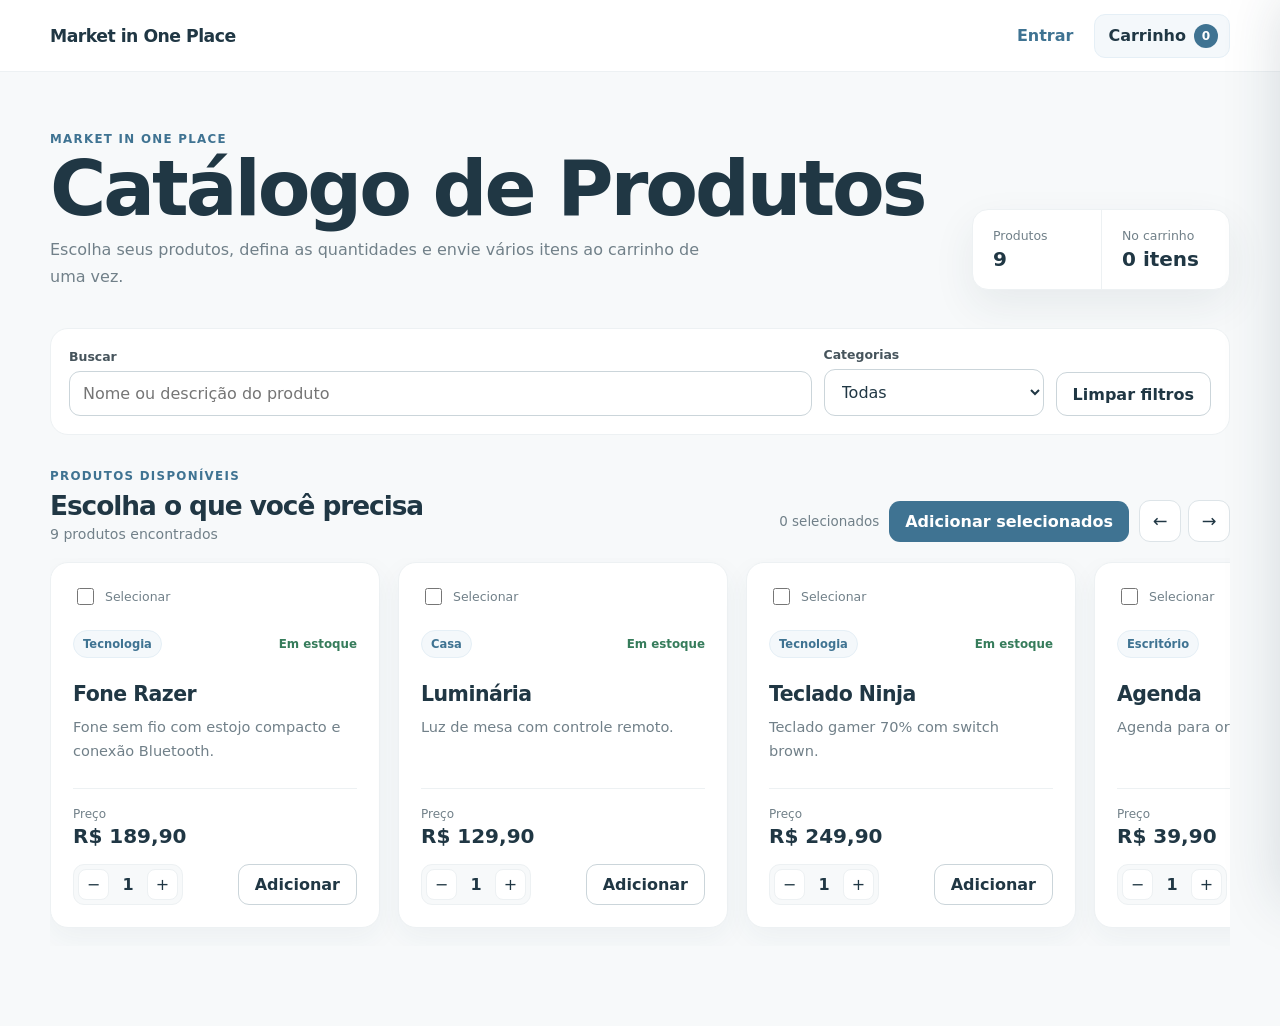
<file: index.html>
<!DOCTYPE html>
<html lang="pt-BR">
<head>
  <meta charset="UTF-8">
  <meta name="viewport" content="width=device-width, initial-scale=1.0">
  <title>Marketplace</title>
  <link rel="stylesheet" href="css/style.css">
</head>
<body>
  <header class="topbar">
    <a class="brand" href="index.html">Market in One Place</a>

    <nav class="nav-actions" aria-label="Navegação principal">
      <span id="userGreeting" class="user-greeting"></span>
      <a id="loginLink" class="link-button" href="login.html">Entrar</a>
      <button id="logoutButton" class="link-button hidden" type="button">Sair</button>
      <button id="cartButton" class="cart-button" type="button">
        Carrinho <span id="cartCount" class="cart-count">0</span>
      </button>
    </nav>
  </header>

  <main class="container catalog-page">
    <section class="catalog-intro">
      <div>
        <span class="eyebrow">Market in One Place</span>
        <h1>Catálogo de Produtos</h1>
        <p>Escolha seus produtos, defina as quantidades e envie vários itens ao carrinho de uma vez.</p>
      </div>

      <div class="catalog-summary" aria-label="Informações do catálogo">
        <div>
          <span>Produtos</span>
          <strong id="catalogProductCount">0</strong>
        </div>
        <div>
          <span>No carrinho</span>
          <strong id="heroCartCount">0 itens</strong>
        </div>
      </div>
    </section>

    <section class="catalog-toolbar" aria-label="Filtros do catálogo">
      <label class="search-field">
        <span>Buscar</span>
        <input id="searchInput" type="search" placeholder="Nome ou descrição do produto" autocomplete="off">
      </label>

      <label class="filter-field">
        <span>Categorias</span>
        <select id="categoryFilter">
          <option value="todos">Todas</option>
          <option value="tecnologia">Tecnologia</option>
          <option value="casa">Casa</option>
          <option value="escritorio">Escritório</option>
        </select>
      </label>

      <button id="clearFiltersButton" class="secondary-button toolbar-button" type="button">Limpar filtros</button>
    </section>

    <section class="catalog-section">
      <div class="section-heading catalog-heading">
        <div>
          <span class="eyebrow">Produtos disponíveis</span>
          <h2>Escolha o que você precisa</h2>
          <p id="productCountText" class="section-note"></p>
        </div>

        <div class="catalog-actions">
          <span id="selectedCount" class="selected-count">0 selecionados</span>
          <button id="addSelectedButton" class="primary-button" type="button">Adicionar selecionados</button>
          <div class="carousel-controls" aria-label="Controles do carrossel">
            <button id="carouselPrev" class="carousel-button" type="button" aria-label="Produtos anteriores">←</button>
            <button id="carouselNext" class="carousel-button" type="button" aria-label="Próximos produtos">→</button>
          </div>
        </div>
      </div>

      <div id="productsCarousel" class="products-carousel" tabindex="0" aria-label="Carrossel de produtos">
        <div id="productsGrid" class="products-track"></div>
      </div>
    </section>
  </main>

  <aside id="cartDrawer" class="cart-drawer" aria-hidden="true">
    <div class="cart-header">
      <div>
        <span class="eyebrow">Sua seleção</span>
        <h2>Carrinho</h2>
      </div>
      <button id="closeCartButton" class="icon-button" type="button" aria-label="Fechar carrinho">×</button>
    </div>

    <div id="cartItems" class="cart-items"></div>

    <div class="cart-footer">
      <div class="cart-total-row">
        <span>Total</span>
        <strong id="cartTotal">R$ 0,00</strong>
      </div>
      <button id="checkoutButton" class="primary-button full-width" type="button">Finalizar pedido</button>
      <button id="clearCartButton" class="secondary-button full-width" type="button">Limpar carrinho</button>
    </div>
  </aside>

  <div id="overlay" class="overlay"></div>
  <div id="toast" class="toast" role="status" aria-live="polite"></div>

</body>
<script src="js/cadastro.js"></script>
<script src="js/products.js"></script>
</html>
</file>
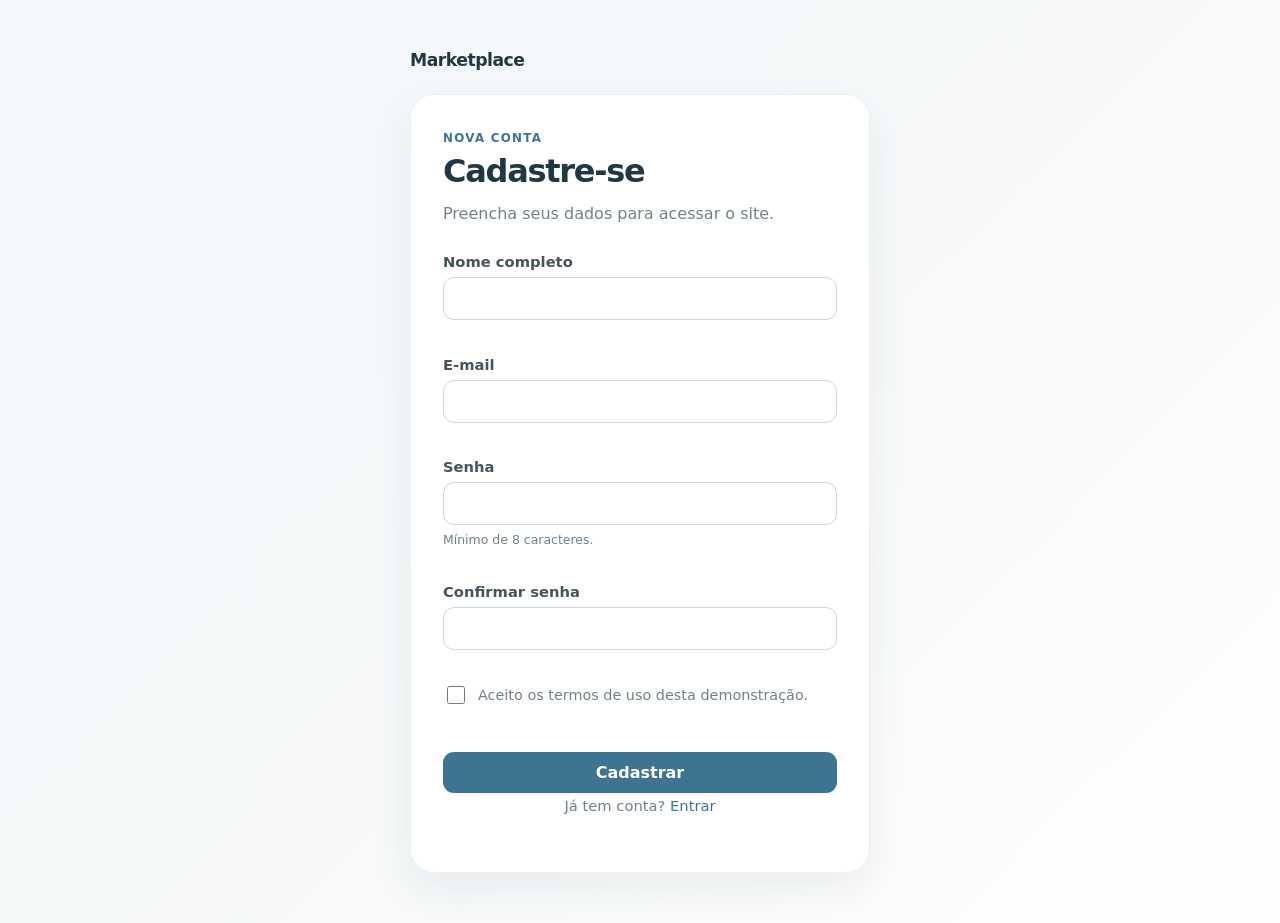
<file: cadastro.html>
<!DOCTYPE html>
<html lang="pt-BR">
<head>
  <meta charset="UTF-8">
  <meta name="viewport" content="width=device-width, initial-scale=1.0">
  <title>Cadastro</title>
  <link rel="stylesheet" href="css/style.css">
</head>
<body class="auth-page">
  <main class="auth-shell">
    <a class="brand auth-brand" href="index.html">Marketplace</a>

    <section class="auth-card">
      <span class="eyebrow">Nova conta</span>
      <h1>Cadastre-se</h1>
      <p>Preencha seus dados para acessar o site.</p>

      <form id="registerForm" class="auth-form" novalidate>
        <label>
          Nome completo
          <input id="registerName" type="text" autocomplete="name" minlength="3" required>
          <small class="field-error" data-error-for="registerName"></small>
        </label>

        <label>
          E-mail
          <input id="registerEmail" type="email" autocomplete="email" required>
          <small class="field-error" data-error-for="registerEmail"></small>
        </label>

        <label>
          Senha
          <input id="registerPassword" type="password" autocomplete="new-password" minlength="8" required>
          <small class="field-hint">Mínimo de 8 caracteres.</small>
          <small class="field-error" data-error-for="registerPassword"></small>
        </label>

        <label>
          Confirmar senha
          <input id="registerPasswordConfirm" type="password" autocomplete="new-password" minlength="6" required>
          <small class="field-error" data-error-for="registerPasswordConfirm"></small>
        </label>

        <label class="checkbox-row">
          <input id="terms" type="checkbox" required>
          <span>Aceito os termos de uso desta demonstração.</span>
        </label>
        <small class="field-error" data-error-for="terms"></small>

        <button class="primary-button full-width" type="submit">Cadastrar</button>
      </form>

      <p class="auth-switch">Já tem conta? <a href="login.html">Entrar</a></p>
      <p id="formMessage" class="form-message"></p>
    </section>
  </main>

  <script src="js/cadastro.js"></script>
</body>
</html>
</file>
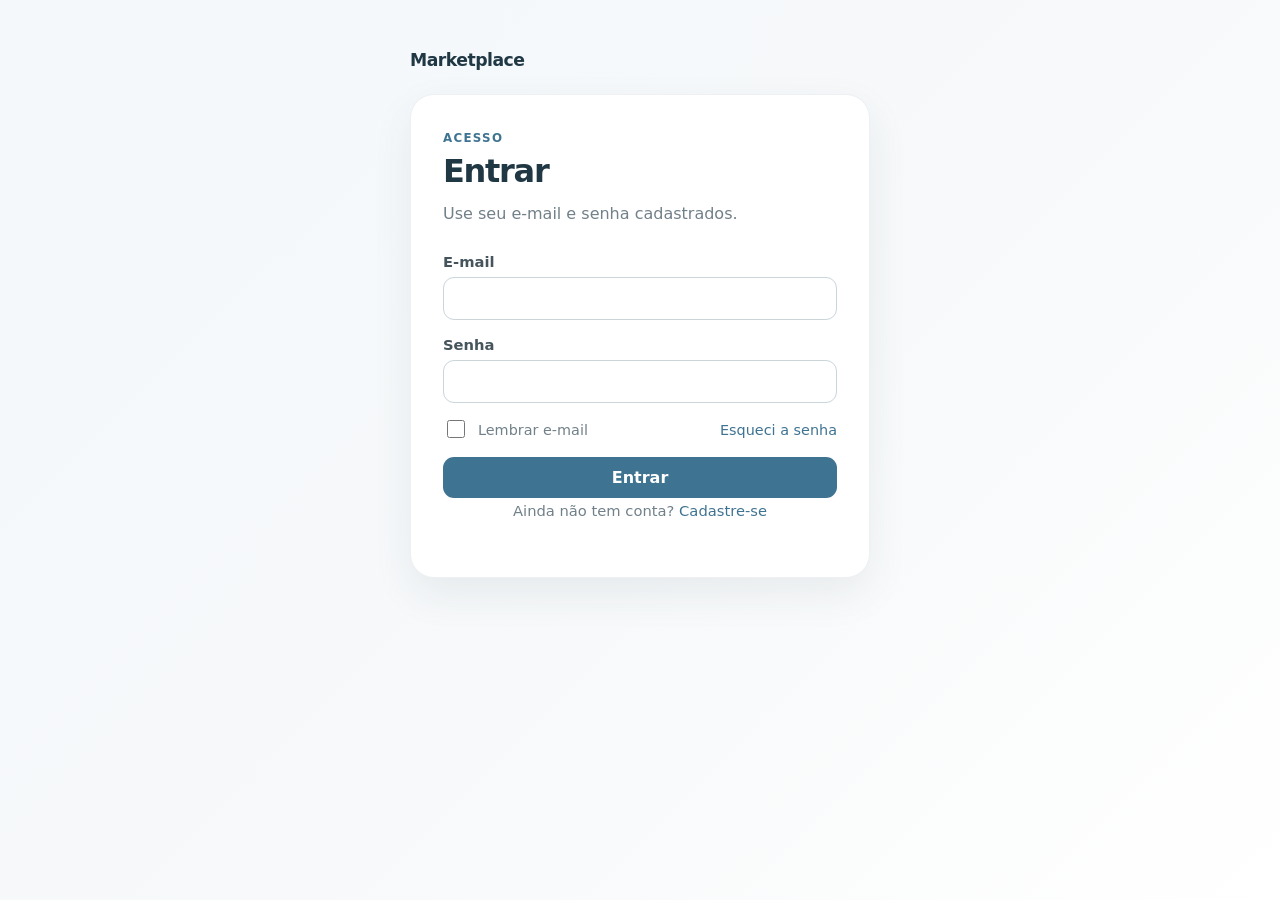
<file: login.html>
<!DOCTYPE html>
<html lang="pt-BR">
<head>
  <meta charset="UTF-8">
  <meta name="viewport" content="width=device-width, initial-scale=1.0">
  <title>Login</title>
  <link rel="stylesheet" href="css/style.css">
</head>
<body class="auth-page">
  <main class="auth-shell">
    <a class="brand auth-brand" href="index.html">Marketplace</a>

    <section class="auth-card">
      <span class="eyebrow">Acesso</span>
      <h1>Entrar</h1>
      <p>Use seu e-mail e senha cadastrados.</p>

      <form id="loginForm" class="auth-form" novalidate>
        <label>
          E-mail
          <input id="loginEmail" type="email" autocomplete="email" required>
        </label>

        <label>
          Senha
          <input id="loginPassword" type="password" autocomplete="current-password" required>
        </label>

        <div class="form-row-between">
          <label class="checkbox-row compact">
            <input id="rememberMe" type="checkbox">
            <span>Lembrar e-mail</span>
          </label>
          <a href="recuperar.html">Esqueci a senha</a>
        </div>

        <button class="primary-button full-width" type="submit">Entrar</button>
      </form>

      <p class="auth-switch">Ainda não tem conta? <a href="cadastro.html">Cadastre-se</a></p>
      <p id="formMessage" class="form-message"></p>
    </section>
  </main>

</body>
<script src="js/cadastro.js"></script>
</html>
</file>
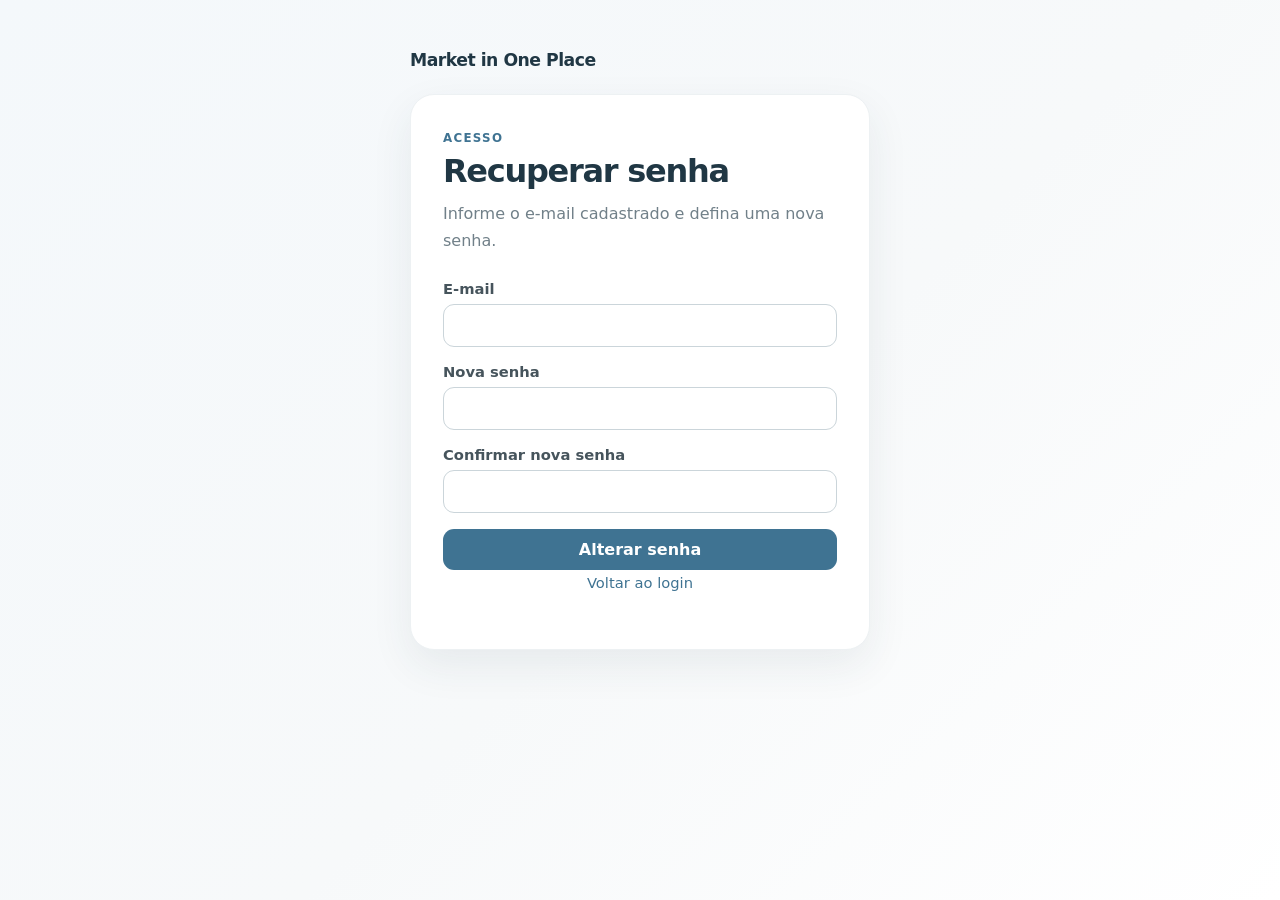
<file: recuperar.html>
<!DOCTYPE html>
<html lang="pt-BR">
<head>
  <meta charset="UTF-8">
  <meta name="viewport" content="width=device-width, initial-scale=1.0">
  <title>Recuperar senha</title>
  <link rel="stylesheet" href="css/style.css">
</head>
<body class="auth-page">
  <main class="auth-shell">
    <a class="brand auth-brand" href="index.html">Market in One Place</a>

    <section class="auth-card">
      <span class="eyebrow">Acesso</span>
      <h1>Recuperar senha</h1>
      <p>Informe o e-mail cadastrado e defina uma nova senha.</p>

      <form id="recoverForm" class="auth-form" novalidate>
        <label>
          E-mail
          <input id="recoverEmail" type="email" autocomplete="email" required>
        </label>

        <label>
          Nova senha
          <input id="recoverPassword" type="password" autocomplete="new-password" minlength="6" required>
        </label>

        <label>
          Confirmar nova senha
          <input id="recoverPasswordConfirm" type="password" autocomplete="new-password" minlength="6" required>
        </label>

        <button class="primary-button full-width" type="submit">Alterar senha</button>
      </form>

      <p class="auth-switch"><a href="login.html">Voltar ao login</a></p>
      <p id="formMessage" class="form-message"></p>
    </section>
  </main>

</body>
<script src="js/cadastro.js"></script>
</html>
</file>
<file: css/style.css>
:root {
  --blue-50: #f4f8fb;
  --blue-100: #e5eff6;
  --blue-200: #d3e5f1;
  --blue-500: #6b9fbe;
  --blue-700: #3f7392;
  --navy: #203744;
  --gray-50: #f7f9fa;
  --gray-100: #edf1f3;
  --gray-200: #dde4e8;
  --gray-300: #cbd5da;
  --gray-500: #718089;
  --gray-700: #46545c;
  --white: #ffffff;
  --danger: #ad4d4d;
  --success: #367c5b;
  --shadow: 0 16px 42px rgba(34, 64, 81, 0.08);
  --radius: 18px;
}

* {
  box-sizing: border-box;
}

html {
  scroll-behavior: smooth;
}

body {
  margin: 0;
  font-family: Inter, ui-sans-serif, system-ui, -apple-system, BlinkMacSystemFont, "Segoe UI", sans-serif;
  background: var(--gray-50);
  color: var(--navy);
}

button,
input,
select {
  font: inherit;
}

button,
a {
  -webkit-tap-highlight-color: transparent;
}

a {
  color: var(--blue-700);
  text-decoration: none;
}

a:hover {
  text-decoration: underline;
}

button {
  border: 0;
  cursor: pointer;
}

.hidden {
  display: none !important;
}

.topbar {
  position: sticky;
  top: 0;
  z-index: 20;
  display: flex;
  align-items: center;
  justify-content: space-between;
  gap: 20px;
  min-height: 72px;
  padding: 0 max(24px, calc((100vw - 1180px) / 2));
  background: rgba(255, 255, 255, 0.95);
  border-bottom: 1px solid var(--gray-100);
  backdrop-filter: blur(12px);
}

.brand {
  color: var(--navy);
  font-size: 1.08rem;
  font-weight: 800;
  letter-spacing: -0.03em;
}

.brand:hover {
  text-decoration: none;
}

.nav-actions {
  display: flex;
  align-items: center;
  gap: 10px;
}

.user-greeting {
  color: var(--gray-500);
  font-size: 0.9rem;
}

.container {
  width: min(1180px, calc(100% - 40px));
  margin: 0 auto;
  padding: 46px 0 80px;
}

.catalog-page {
  display: grid;
  gap: 30px;
}

.catalog-intro {
  display: grid;
  grid-template-columns: minmax(0, 1fr) auto;
  gap: 34px;
  align-items: end;
  padding: 10px 0 8px;
}

.catalog-intro h1,
.auth-card h1,
.section-heading h2,
.cart-header h2 {
  margin: 6px 0 10px;
  letter-spacing: -0.04em;
}

.catalog-intro h1 {
  font-size: clamp(2.7rem, 6vw, 5.2rem);
  line-height: 0.95;
}

.catalog-intro p,
.auth-card > p {
  max-width: 650px;
  margin: 0;
  color: var(--gray-500);
  line-height: 1.7;
}

.eyebrow {
  color: var(--blue-700);
  font-size: 0.74rem;
  font-weight: 800;
  letter-spacing: 0.11em;
  text-transform: uppercase;
}

.catalog-summary {
  display: flex;
  overflow: hidden;
  background: var(--white);
  border: 1px solid var(--gray-100);
  border-radius: 16px;
  box-shadow: var(--shadow);
}

.catalog-summary > div {
  min-width: 128px;
  padding: 18px 20px;
}

.catalog-summary > div + div {
  border-left: 1px solid var(--gray-100);
}

.catalog-summary span,
.catalog-summary strong {
  display: block;
}

.catalog-summary span {
  margin-bottom: 4px;
  color: var(--gray-500);
  font-size: 0.78rem;
}

.catalog-summary strong {
  font-size: 1.25rem;
}

.catalog-toolbar {
  display: grid;
  grid-template-columns: minmax(0, 1fr) 220px auto;
  gap: 12px;
  align-items: end;
  padding: 18px;
  background: var(--white);
  border: 1px solid var(--gray-100);
  border-radius: var(--radius);
}

.search-field,
.filter-field {
  display: grid;
  gap: 7px;
}

.search-field > span,
.filter-field > span {
  color: var(--gray-700);
  font-size: 0.78rem;
  font-weight: 700;
}

input,
select {
  width: 100%;
  padding: 12px 13px;
  color: var(--navy);
  background: var(--white);
  border: 1px solid var(--gray-300);
  border-radius: 11px;
  outline: none;
  transition: border-color 0.2s, box-shadow 0.2s;
}

input:focus,
select:focus {
  border-color: var(--blue-500);
  box-shadow: 0 0 0 4px rgba(107, 159, 190, 0.12);
}

.toolbar-button {
  min-height: 44px;
}

.catalog-section {
  min-width: 0;
}

.section-heading {
  display: flex;
  align-items: end;
  justify-content: space-between;
  gap: 22px;
  margin-bottom: 16px;
}

.section-heading h2 {
  margin-bottom: 5px;
  font-size: 1.65rem;
}

.section-note {
  margin: 0;
  color: var(--gray-500);
  font-size: 0.88rem;
}

.catalog-actions {
  display: flex;
  align-items: center;
  gap: 10px;
  flex-wrap: wrap;
  justify-content: flex-end;
}

.selected-count {
  color: var(--gray-500);
  font-size: 0.84rem;
  white-space: nowrap;
}

.carousel-controls {
  display: flex;
  gap: 7px;
}

.carousel-button {
  width: 42px;
  height: 42px;
  color: var(--navy);
  background: var(--white);
  border: 1px solid var(--gray-200);
  border-radius: 11px;
  font-size: 1.1rem;
  transition: background 0.2s, border-color 0.2s, transform 0.15s;
}

.carousel-button:hover {
  background: var(--blue-50);
  border-color: var(--blue-200);
}

.products-carousel {
  overflow-x: auto;
  padding: 4px 2px 18px;
  scroll-behavior: smooth;
  scroll-snap-type: x mandatory;
  scrollbar-width: thin;
  scrollbar-color: var(--gray-300) transparent;
}

.products-carousel::-webkit-scrollbar {
  height: 7px;
}

.products-carousel::-webkit-scrollbar-thumb {
  background: var(--gray-300);
  border-radius: 999px;
}

.products-track {
  display: flex;
  gap: 18px;
  min-width: max-content;
}

.product-card {
  position: relative;
  display: flex;
  flex: 0 0 330px;
  flex-direction: column;
  min-height: 360px;
  padding: 22px;
  background: var(--white);
  border: 1px solid var(--gray-100);
  border-radius: var(--radius);
  box-shadow: 0 10px 28px rgba(36, 75, 99, 0.05);
  scroll-snap-align: start;
  transition: border-color 0.2s, box-shadow 0.2s, transform 0.2s;
}

.product-card:hover {
  border-color: var(--blue-200);
  box-shadow: 0 16px 34px rgba(36, 75, 99, 0.09);
  transform: translateY(-2px);
}

.product-card.selected {
  border-color: var(--blue-500);
  box-shadow: 0 0 0 3px rgba(107, 159, 190, 0.11);
}

.product-check {
  display: inline-flex;
  align-items: center;
  gap: 8px;
  margin-bottom: 22px;
  color: var(--gray-500);
  font-size: 0.78rem;
  cursor: pointer;
}

.product-check input {
  width: 17px;
  height: 17px;
  padding: 0;
  accent-color: var(--blue-700);
}

.product-card-top {
  display: flex;
  align-items: center;
  justify-content: space-between;
  gap: 12px;
  margin-bottom: 24px;
}

.category-pill {
  display: inline-flex;
  align-items: center;
  width: fit-content;
  padding: 6px 9px;
  color: var(--blue-700);
  background: var(--blue-50);
  border: 1px solid var(--blue-100);
  border-radius: 999px;
  font-size: 0.72rem;
  font-weight: 700;
}

.stock-label {
  color: var(--success);
  font-size: 0.74rem;
  font-weight: 700;
}

.product-content {
  flex: 1;
}

.product-content h3 {
  margin: 0 0 9px;
  font-size: 1.28rem;
  letter-spacing: -0.025em;
}

.product-content p {
  margin: 0;
  color: var(--gray-500);
  font-size: 0.91rem;
  line-height: 1.6;
}

.product-price-block {
  display: grid;
  gap: 3px;
  margin: 26px 0 16px;
  padding-top: 18px;
  border-top: 1px solid var(--gray-100);
}

.product-price-block > span {
  color: var(--gray-500);
  font-size: 0.75rem;
}

.price {
  font-size: 1.25rem;
  font-weight: 800;
}

.product-card-bottom {
  display: flex;
  align-items: center;
  justify-content: space-between;
  gap: 10px;
}

.quantity-control {
  display: inline-flex;
  align-items: center;
  gap: 7px;
  padding: 4px;
  background: var(--gray-50);
  border: 1px solid var(--gray-100);
  border-radius: 11px;
}

.quantity-control button {
  width: 31px;
  height: 31px;
  color: var(--navy);
  background: var(--white);
  border: 1px solid var(--gray-100);
  border-radius: 8px;
}

.quantity-control span {
  min-width: 24px;
  text-align: center;
  font-weight: 700;
}

.add-one-button {
  padding-inline: 14px;
}

.catalog-empty {
  display: grid;
  gap: 6px;
  width: min(520px, calc(100vw - 44px));
  padding: 42px 24px;
  color: var(--gray-500);
  background: var(--white);
  border: 1px dashed var(--gray-300);
  border-radius: var(--radius);
  text-align: center;
}

.catalog-empty strong {
  color: var(--navy);
}

.primary-button,
.secondary-button,
.link-button,
.cart-button,
.icon-button {
  border-radius: 11px;
  transition: transform 0.15s, background 0.2s, border-color 0.2s;
}

.primary-button {
  padding: 11px 16px;
  color: var(--white);
  background: var(--blue-700);
  font-weight: 700;
}

.primary-button:hover {
  background: #35657f;
}

.secondary-button {
  padding: 10px 16px;
  color: var(--navy);
  background: var(--white);
  border: 1px solid var(--gray-300);
  font-weight: 700;
}

.secondary-button:hover {
  background: var(--gray-50);
}

.link-button {
  padding: 9px 11px;
  color: var(--blue-700);
  background: transparent;
  font-weight: 700;
}

.cart-button {
  display: inline-flex;
  align-items: center;
  gap: 8px;
  padding: 9px 11px 9px 13px;
  color: var(--navy);
  background: var(--blue-50);
  border: 1px solid var(--blue-100);
  font-weight: 800;
}

.cart-count {
  display: grid;
  place-items: center;
  min-width: 24px;
  height: 24px;
  padding: 0 6px;
  color: var(--white);
  background: var(--blue-700);
  border-radius: 999px;
  font-size: 0.76rem;
}

.icon-button {
  width: 40px;
  height: 40px;
  color: var(--navy);
  background: var(--gray-100);
  font-size: 1.45rem;
}

button:active {
  transform: translateY(1px);
}

.full-width {
  width: 100%;
}

.cart-drawer {
  position: fixed;
  top: 0;
  right: 0;
  z-index: 50;
  display: flex;
  flex-direction: column;
  width: min(440px, 100%);
  height: 100vh;
  padding: 24px;
  background: var(--white);
  box-shadow: -20px 0 55px rgba(28, 53, 71, 0.17);
  transform: translateX(105%);
  transition: transform 0.28s ease;
}

.cart-drawer.open {
  transform: translateX(0);
}

.cart-header {
  display: flex;
  justify-content: space-between;
  gap: 16px;
  padding-bottom: 18px;
  border-bottom: 1px solid var(--gray-100);
}

.cart-header h2 {
  font-size: 1.7rem;
}

.cart-items {
  flex: 1;
  overflow-y: auto;
  padding: 18px 0;
}

.cart-empty {
  padding: 34px 12px;
  color: var(--gray-500);
  text-align: center;
}

.cart-item {
  display: grid;
  grid-template-columns: minmax(0, 1fr) auto;
  gap: 16px;
  align-items: end;
  padding: 17px 0;
  border-bottom: 1px solid var(--gray-100);
}

.cart-item-main {
  min-width: 0;
}

.cart-item h4 {
  margin: 8px 0 4px;
}

.cart-item small {
  color: var(--gray-500);
}

.cart-item-controls {
  display: flex;
  align-items: center;
  gap: 7px;
  margin-top: 10px;
}

.cart-item-controls button {
  width: 27px;
  height: 27px;
  color: var(--navy);
  background: var(--gray-100);
  border-radius: 8px;
}

.cart-item-side {
  display: grid;
  gap: 8px;
  justify-items: end;
  text-align: right;
}

.remove-button {
  padding: 0;
  color: var(--danger);
  background: transparent;
}

.cart-footer {
  display: grid;
  gap: 10px;
  padding-top: 18px;
  border-top: 1px solid var(--gray-100);
}

.cart-total-row {
  display: flex;
  justify-content: space-between;
  padding-bottom: 8px;
  font-size: 1.1rem;
}

.overlay {
  position: fixed;
  inset: 0;
  z-index: 40;
  visibility: hidden;
  background: rgba(24, 43, 56, 0.35);
  opacity: 0;
  transition: opacity 0.25s, visibility 0.25s;
}

.overlay.open {
  visibility: visible;
  opacity: 1;
}

.toast {
  position: fixed;
  right: 24px;
  bottom: 24px;
  z-index: 80;
  max-width: 360px;
  padding: 13px 16px;
  color: var(--white);
  background: var(--navy);
  border-radius: 11px;
  box-shadow: var(--shadow);
  opacity: 0;
  pointer-events: none;
  transform: translateY(12px);
  transition: opacity 0.22s, transform 0.22s;
}

.toast.show {
  opacity: 1;
  transform: translateY(0);
}

.auth-page {
  min-height: 100vh;
  background: linear-gradient(135deg, var(--blue-50), var(--gray-50) 55%, var(--white));
}

.auth-shell {
  width: min(460px, calc(100% - 32px));
  margin: 0 auto;
  padding: 50px 0;
}

.auth-brand {
  display: inline-block;
  margin-bottom: 24px;
}

.auth-card {
  padding: 32px;
  background: var(--white);
  border: 1px solid var(--gray-100);
  border-radius: 24px;
  box-shadow: var(--shadow);
}

.auth-card h1 {
  font-size: 2rem;
}

.auth-form {
  display: grid;
  gap: 16px;
  margin-top: 26px;
}

.auth-form label:not(.checkbox-row) {
  display: grid;
  gap: 7px;
  color: var(--gray-700);
  font-size: 0.92rem;
  font-weight: 700;
}

.checkbox-row {
  display: flex;
  align-items: flex-start;
  gap: 10px;
  color: var(--gray-500);
  font-size: 0.9rem;
  line-height: 1.45;
}

.checkbox-row.compact {
  align-items: center;
}

.checkbox-row input {
  width: 18px;
  height: 18px;
  margin-top: 1px;
  accent-color: var(--blue-700);
}

.field-hint,
.field-error {
  font-size: 0.78rem;
  font-weight: 500;
}

.field-hint {
  color: var(--gray-500);
}

.field-error {
  min-height: 1em;
  color: var(--danger);
}

.form-row-between {
  display: flex;
  align-items: center;
  justify-content: space-between;
  gap: 12px;
  font-size: 0.9rem;
}

.auth-switch,
.form-message {
  text-align: center;
}

.auth-switch {
  margin-top: 20px;
  font-size: 0.92rem;
}

.form-message {
  min-height: 22px;
  margin: 12px 0 0;
  font-size: 0.9rem;
  font-weight: 700;
}

.form-message.error {
  color: var(--danger);
}

.form-message.success {
  color: var(--success);
}

@media (max-width: 900px) {
  .catalog-intro {
    grid-template-columns: 1fr;
    align-items: start;
  }

  .catalog-summary {
    width: fit-content;
  }

  .catalog-toolbar {
    grid-template-columns: 1fr 200px;
  }

  .toolbar-button {
    grid-column: 1 / -1;
  }

  .section-heading {
    align-items: flex-start;
    flex-direction: column;
  }

  .catalog-actions {
    width: 100%;
    justify-content: flex-start;
  }
}

@media (max-width: 620px) {
  .topbar {
    align-items: flex-start;
    min-height: 0;
    padding: 14px 18px;
  }

  .nav-actions {
    justify-content: flex-end;
    flex-wrap: wrap;
  }

  .user-greeting {
    width: 100%;
    text-align: right;
  }

  .container {
    width: min(100% - 28px, 1180px);
    padding-top: 30px;
  }

  .catalog-intro h1 {
    font-size: 3.1rem;
  }

  .catalog-summary {
    width: 100%;
  }

  .catalog-summary > div {
    flex: 1;
    min-width: 0;
  }

  .catalog-toolbar {
    grid-template-columns: 1fr;
  }

  .toolbar-button {
    grid-column: auto;
  }

  .catalog-actions {
    display: grid;
    grid-template-columns: 1fr auto;
  }

  .selected-count {
    grid-column: 1 / -1;
  }

  .product-card {
    flex-basis: min(86vw, 330px);
    min-height: 350px;
  }

  .product-card-bottom {
    align-items: stretch;
    flex-direction: column;
  }

  .quantity-control {
    justify-content: space-between;
  }

  .auth-shell {
    padding: 28px 0;
  }

  .auth-card {
    padding: 24px 20px;
  }
}
</file>
